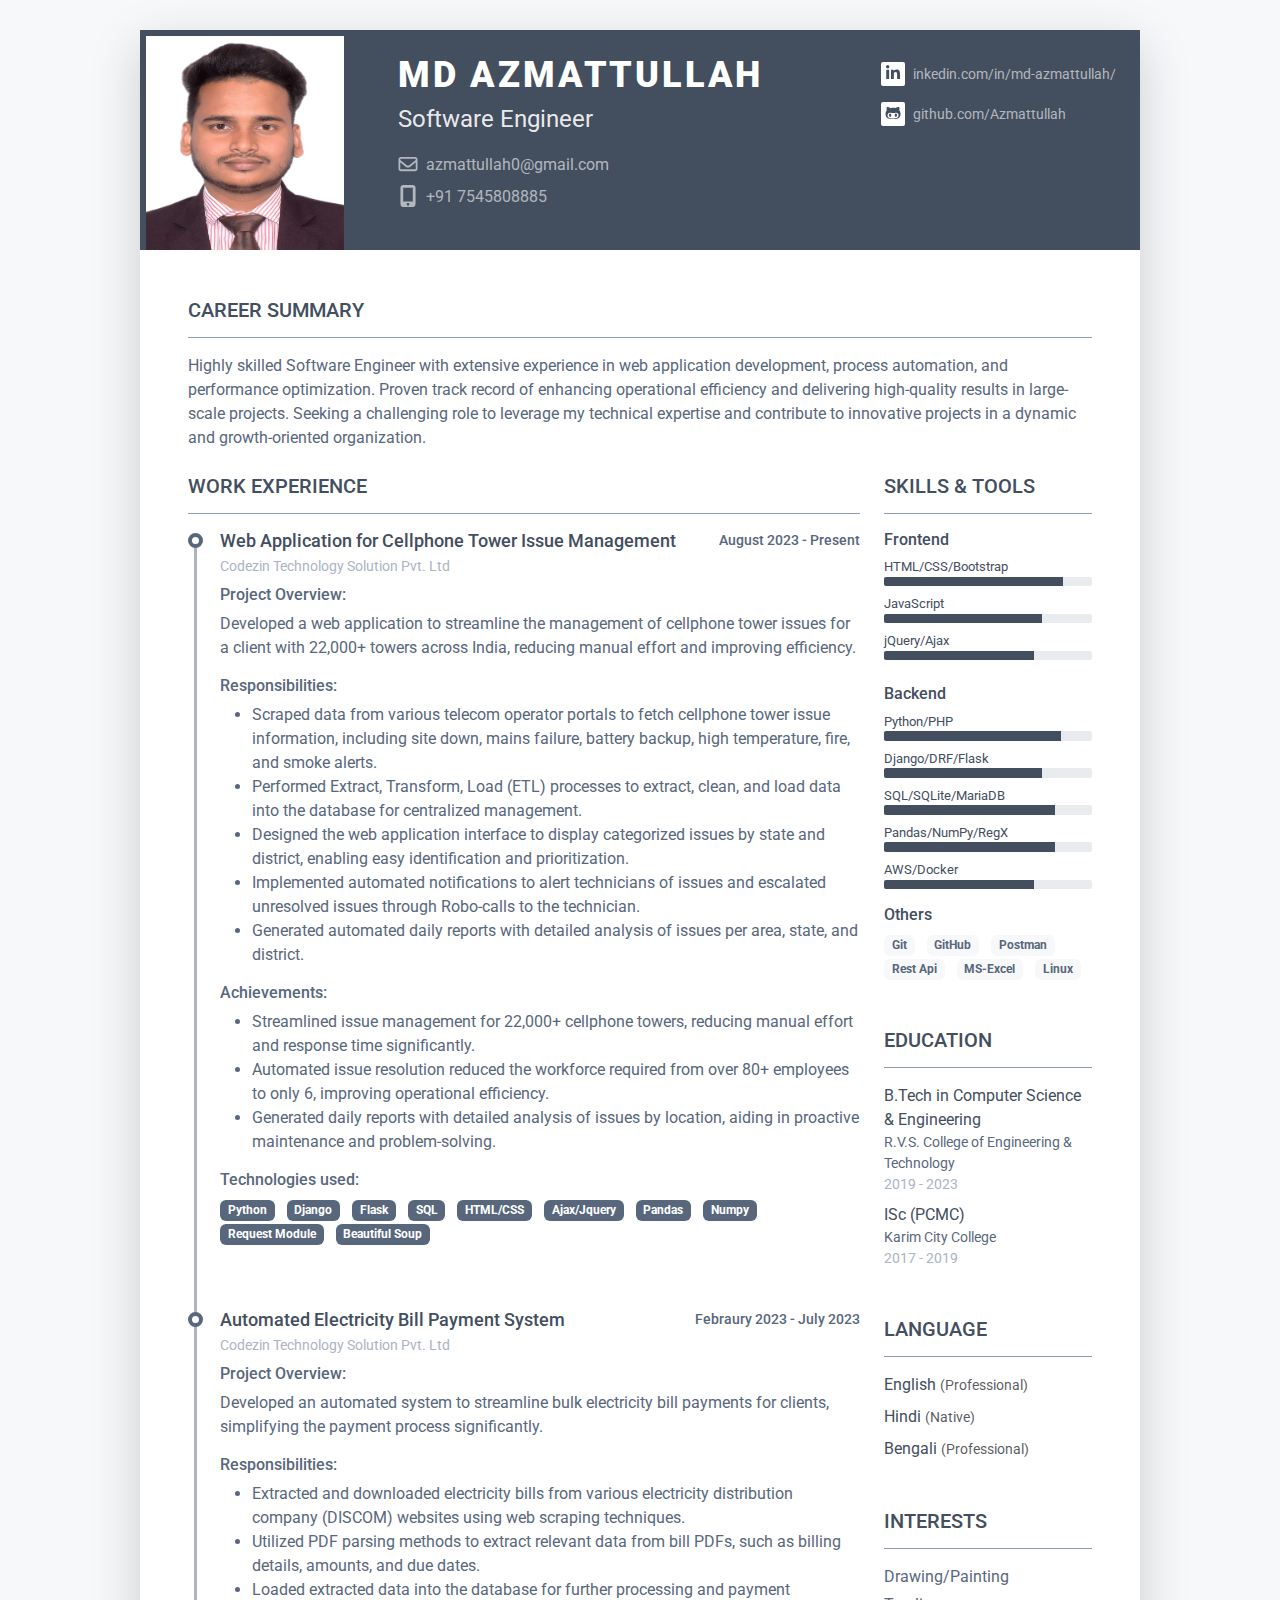
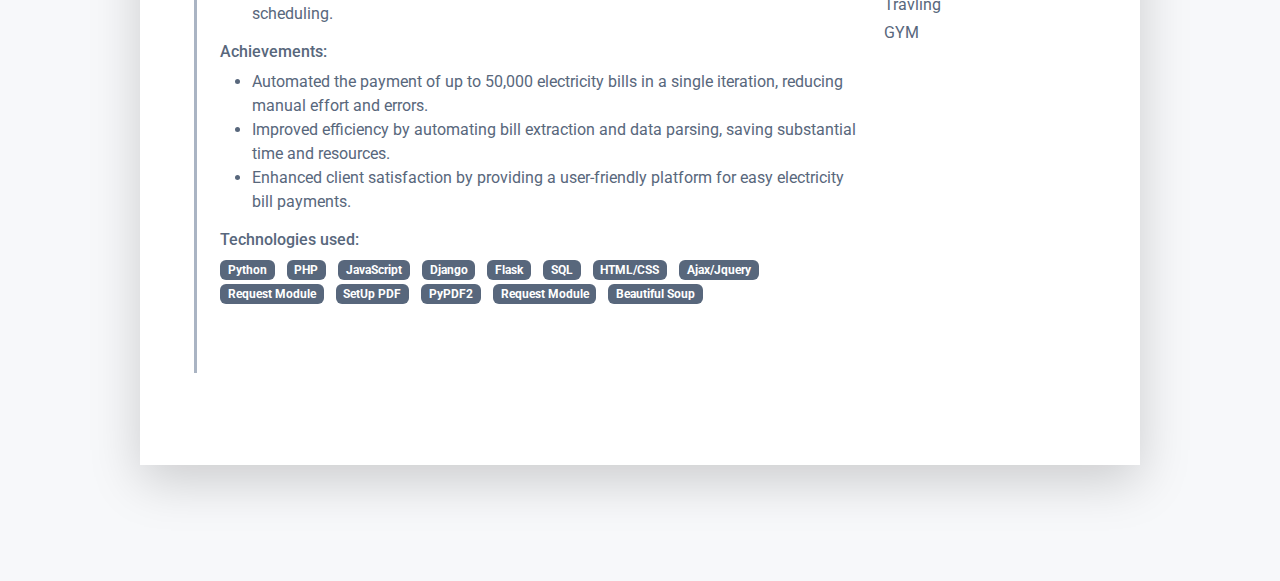
<file: index.html>
<!DOCTYPE html>
<html lang="en"> 
<head>
    <title>Md Azmattullah</title>
    
    <!-- Meta -->
    <meta charset="utf-8">
    <meta http-equiv="X-UA-Compatible" content="IE=edge">
    <meta name="viewport" content="width=device-width, initial-scale=1.0">
    <meta name="description" content="Responsive Resume Template">
    <meta name="author" content="Xiaoying Riley at 3rd Wave Media">    
    <link rel="shortcut icon" href="favicon.png"> 
    
    <!-- Google Font -->
    <link href="https://fonts.googleapis.com/css?family=Roboto:300,400,500,700,900" rel="stylesheet">
    
    <!-- FontAwesome JS-->
	<script defer src="assets/fontawesome/js/all.min.js"></script>
       
    <!-- Theme CSS -->  
    <link id="theme-style" rel="stylesheet" href="assets/css/pillar-1.css">


</head> 

<body>	

    <article class="resume-wrapper text-center position-relative">
	    <div class="resume-wrapper-inner mx-auto text-start bg-white shadow-lg">
		    <header class="resume-header pt-4 pt-md-0">
			    <div class="row">
				    <div class="col-block col-md-auto resume-picture-holder text-center text-md-start">
				        <img class="picture" src="assets/images/profile.jpeg" alt="" style="height: 226px;padding: 6px;">
				    </div><!--//col-->
				    <div class="col">
					    <div class="row p-4 justify-content-center justify-content-md-between">
						    <div class="primary-info col-auto">
							    <h1 class="name mt-0 mb-1 text-white text-uppercase text-uppercase">MD AZMATTULLAH</h1>
							    <div class="title mb-3">Software Engineer</div>
							    <ul class="list-unstyled">
								    <li class="mb-2"><a class="text-link" href="mailto:azmattullah0@gmail.com"><i class="far fa-envelope fa-fw me-2" data-fa-transform="grow-3"></i>azmattullah0@gmail.com</a></li>
								    <li><a class="text-link" href="tel:+917545808885"><i class="fas fa-mobile-alt fa-fw me-2" data-fa-transform="grow-6"></i>+91 7545808885</a></li>
							    </ul>
						    </div><!--//primary-info-->
						    <div class="secondary-info col-auto mt-2">
							    <ul class="resume-social list-unstyled">
					                <li class="mb-3"><a class="text-link" href="https://www.linkedin.com/in/md-azmattullah/"><span class="fa-container text-center me-2"><i class="fab fa-linkedin-in fa-fw"></i></span>inkedin.com/in/md-azmattullah/</a></li>
					                <li class="mb-3"><a class="text-link" href="https://github.com/Azmattullah"><span class="fa-container text-center me-2"><i class="fab fa-github-alt fa-fw"></i></span>github.com/Azmattullah</a></li>
					                <!-- <li class="mb-3"><a class="text-link" href="#"><span class="fa-container text-center me-2"><i class="fab fa-codepen fa-fw"></i></span>codepen.io/username/</a></li> -->
					                <!-- <li><a class="text-link" href="#"><span class="fa-container text-center me-2"><i class="fas fa-globe"></i></span>yourwebsite.com</a></li> -->
							    </ul>
						    </div><!--//secondary-info-->
					    </div><!--//row-->
					    
				    </div><!--//col-->
			    </div><!--//row-->
		    </header>
		    <div class="resume-body p-5">
			    <section class="resume-section summary-section mb-4">
				    <h2 class="resume-section-title text-uppercase font-weight-bold pb-3 mb-3">Career Summary</h2>
				    <div class="resume-section-content">
					    <p class="mb-0">Highly skilled Software Engineer with extensive experience in web application development, process
							automation, and performance optimization. Proven track record of enhancing operational efficiency
							and delivering high-quality results in large-scale projects. Seeking a challenging role to leverage my
							technical expertise and contribute to innovative projects in a dynamic and growth-oriented
							organization.</p>
				    </div>
			    </section><!--//summary-section-->
			    <div class="row">
				    <div class="col-lg-9">
					    <section class="resume-section experience-section mb-5">
						    <h2 class="resume-section-title text-uppercase font-weight-bold pb-3 mb-3">Work Experience</h2>
						    <div class="resume-section-content">
							    <div class="resume-timeline position-relative">
								    
									
									<article class="resume-timeline-item position-relative pb-5">
									    
									    <div class="resume-timeline-item-header mb-2">
										    <div class="d-flex flex-column flex-md-row">
										        <h3 class="resume-position-title font-weight-bold mb-1">Web Application for Cellphone Tower Issue Management</h3>
										        <div class="resume-company-name ms-auto">August 2023 - Present</div>
										    </div><!--//row-->

										    <div class="resume-position-time">Codezin Technology Solution Pvt. Ltd</div>
									    </div><!--//resume-timeline-item-header-->
									    <div class="resume-timeline-item-desc">
										    <h4 class="resume-timeline-item-desc-heading font-weight-bold">Project Overview:</h4>
										    <p>Developed a web application to streamline the management of cellphone tower issues for a client with 22,000+ towers across India, reducing manual effort and improving efficiency.</p>

												<h4 class="resume-timeline-item-desc-heading font-weight-bold">Responsibilities:</h4>
												<ul>
													<li>Scraped data from various telecom operator portals to fetch cellphone tower issue information, including site down, mains failure, battery backup, high temperature, fire, and smoke alerts.</li>
													<li>Performed Extract, Transform, Load (ETL) processes to extract, clean, and load data into the database for centralized management.</li>
													<li>Designed the web application interface to display categorized issues by state and district, enabling easy identification and prioritization.</li>
													<li>Implemented automated notifications to alert technicians of issues and escalated unresolved issues through Robo-calls to the technician.</li>
													<li>Generated automated daily reports with detailed analysis of issues per area, state, and district.</li>
												</ul>

											<h4 class="resume-timeline-item-desc-heading font-weight-bold">Achievements:</h4>
											<ul>
												<li>Streamlined issue management for 22,000+ cellphone towers, reducing manual effort and response time significantly.</li>
												<li>Automated issue resolution reduced the workforce required from over 80+ employees to only 6, improving operational efficiency.</li>
												<li>Generated daily reports with detailed analysis of issues by location, aiding in proactive maintenance and problem-solving.</li>
											</ul>
											<h4 class="resume-timeline-item-desc-heading font-weight-bold">Technologies used:</h4>
										    <ul class="list-inline">
											    <li class="list-inline-item"><span class="badge bg-secondary badge-pill">Python</span></li>
											    <li class="list-inline-item"><span class="badge bg-secondary badge-pill">Django</span></li>
												<li class="list-inline-item"><span class="badge bg-secondary badge-pill">Flask</span></li>
											    <li class="list-inline-item"><span class="badge bg-secondary badge-pill">SQL</span></li>
											    <li class="list-inline-item"><span class="badge bg-secondary badge-pill">HTML/CSS</span></li>
											    <li class="list-inline-item"><span class="badge bg-secondary badge-pill">Ajax/Jquery</span></li>
												<li class="list-inline-item"><span class="badge bg-secondary badge-pill">Pandas</span></li>
												<li class="list-inline-item"><span class="badge bg-secondary badge-pill">Numpy</span></li>
											    <li class="list-inline-item"><span class="badge bg-secondary badge-pill">Request Module</span></li>
											    <li class="list-inline-item"><span class="badge bg-secondary badge-pill">Beautiful Soup</span></li>

										    </ul>
									    </div><!--//resume-timeline-item-desc-->

								    </article><!--//resume-timeline-item-->
								
								
								
									<article class="resume-timeline-item position-relative pb-5">
									    
									    <div class="resume-timeline-item-header mb-2">
										    <div class="d-flex flex-column flex-md-row">
										        <h3 class="resume-position-title font-weight-bold mb-1">Automated Electricity Bill Payment System</h3>
										        <div class="resume-company-name ms-auto">Febraury 2023 - July 2023</div>
										    </div><!--//row-->

										    <div class="resume-position-time">Codezin Technology Solution Pvt. Ltd</div>
									    </div><!--//resume-timeline-item-header-->
									    <div class="resume-timeline-item-desc">
										    <h4 class="resume-timeline-item-desc-heading font-weight-bold">Project Overview:</h4>
										    <p>Developed an automated system to streamline bulk electricity bill payments for clients, simplifying the payment process significantly.</p>

												<h4 class="resume-timeline-item-desc-heading font-weight-bold">Responsibilities:</h4>
												<ul>
													<li>Extracted and downloaded electricity bills from various electricity distribution company (DISCOM) websites using web scraping techniques.</li>
													<li>Utilized PDF parsing methods to extract relevant data from bill PDFs, such as billing details, amounts, and due dates.</li>
													<li>Loaded extracted data into the database for further processing and payment scheduling.</li>
												</ul>

											<h4 class="resume-timeline-item-desc-heading font-weight-bold">Achievements:</h4>
											<ul>
												<li>Automated the payment of up to 50,000 electricity bills in a single iteration, reducing manual effort and errors.</li>
												<li>Improved efficiency by automating bill extraction and data parsing, saving substantial time and resources.</li>
												<li>Enhanced client satisfaction by providing a user-friendly platform for easy electricity bill payments.</li>
											</ul>
											<h4 class="resume-timeline-item-desc-heading font-weight-bold">Technologies used:</h4>
										    <ul class="list-inline">
												<!--Tool Used:Python, PHP, Beautiful Soup, Request Module, Setup PDF, PyPDF2, My SQL, HTML, CSS, Bootstrap 5, JavaScript. -->
											    <li class="list-inline-item"><span class="badge bg-secondary badge-pill">Python</span></li>
											    <li class="list-inline-item"><span class="badge bg-secondary badge-pill">PHP</span></li>
												<li class="list-inline-item"><span class="badge bg-secondary badge-pill">JavaScript</span></li>
											    <li class="list-inline-item"><span class="badge bg-secondary badge-pill">Django</span></li>
												<li class="list-inline-item"><span class="badge bg-secondary badge-pill">Flask</span></li>
											    <li class="list-inline-item"><span class="badge bg-secondary badge-pill">SQL</span></li>
											    <li class="list-inline-item"><span class="badge bg-secondary badge-pill">HTML/CSS</span></li>
											    <li class="list-inline-item"><span class="badge bg-secondary badge-pill">Ajax/Jquery</span></li>
											    <li class="list-inline-item"><span class="badge bg-secondary badge-pill">Request Module</span></li>
											    <li class="list-inline-item"><span class="badge bg-secondary badge-pill">SetUp PDF</span></li>
											    <li class="list-inline-item"><span class="badge bg-secondary badge-pill">PyPDF2</span></li>
											    <li class="list-inline-item"><span class="badge bg-secondary badge-pill">Request Module</span></li>
											    <li class="list-inline-item"><span class="badge bg-secondary badge-pill">Beautiful Soup</span></li>
										    </ul>
									    </div><!--//resume-timeline-item-desc-->

								    </article><!--//resume-timeline-item-->
								    
								    
								    
								    
							    </div><!--//resume-timeline-->
							    
							    
							    
							    
							    
							    
						    </div>
					    </section><!--//experience-section-->
				    </div>
				    <div class="col-lg-3">
					    <section class="resume-section skills-section mb-5">
						    <h2 class="resume-section-title text-uppercase font-weight-bold pb-3 mb-3">Skills &amp; Tools</h2>
						    <div class="resume-section-content">
						        <div class="resume-skill-item">
							        <h4 class="resume-skills-cat font-weight-bold">Frontend</h4>
							        <ul class="list-unstyled mb-4">
								        <li class="mb-2">
								            <div class="resume-skill-name">HTML/CSS/Bootstrap</div>
									        <div class="progress resume-progress">
											    <div class="progress-bar theme-progress-bar-dark" role="progressbar" style="width: 86%" aria-valuenow="25" aria-valuemin="0" aria-valuemax="100"></div>
											</div>
								        </li>
								        <li class="mb-2">
								            <div class="resume-skill-name">JavaScript</div>
									        <div class="progress resume-progress">
											    <div class="progress-bar theme-progress-bar-dark" role="progressbar" style="width: 76%" aria-valuenow="25" aria-valuemin="0" aria-valuemax="100"></div>
											</div>
								        </li>
								        <li class="mb-2">
								            <div class="resume-skill-name">jQuery/Ajax</div>
									        <div class="progress resume-progress">
											    <div class="progress-bar theme-progress-bar-dark" role="progressbar" style="width: 72%" aria-valuenow="25" aria-valuemin="0" aria-valuemax="100"></div>
											</div>
								        </li> 
							        </ul>
						        </div><!--//resume-skill-item-->
						        
						        <div class="resume-skill-item">
						            <h4 class="resume-skills-cat font-weight-bold">Backend</h4>
							        <ul class="list-unstyled">
								        <li class="mb-2">
								            <div class="resume-skill-name">Python/PHP</div>
									        <div class="progress resume-progress">
											    <div class="progress-bar theme-progress-bar-dark" role="progressbar" style="width: 85%" aria-valuenow="25" aria-valuemin="0" aria-valuemax="100"></div>
											</div>
								        </li>
								        <li class="mb-2">
								            <div class="resume-skill-name">Django/DRF/Flask</div>
									        <div class="progress resume-progress">
											    <div class="progress-bar theme-progress-bar-dark" role="progressbar" style="width: 76%" aria-valuenow="25" aria-valuemin="0" aria-valuemax="100"></div>
											</div>
								        </li>
										<li class="mb-2">
								            <div class="resume-skill-name">SQL/SQLite/MariaDB</div>
									        <div class="progress resume-progress">
											    <div class="progress-bar theme-progress-bar-dark" role="progressbar" style="width: 82%" aria-valuenow="25" aria-valuemin="0" aria-valuemax="100"></div>
											</div>
								        </li>
										<li class="mb-2">
								            <div class="resume-skill-name">Pandas/NumPy/RegX</div>
									        <div class="progress resume-progress">
											    <div class="progress-bar theme-progress-bar-dark" role="progressbar" style="width: 82%" aria-valuenow="25" aria-valuemin="0" aria-valuemax="100"></div>
											</div>
								        </li>
								        <li class="mb-2">
								            <div class="resume-skill-name">AWS/Docker</div>
									        <div class="progress resume-progress">
											<div class="progress-bar theme-progress-bar-dark" role="progressbar" style="width: 72%" aria-valuenow="25" aria-valuemin="0" aria-valuemax="100"></div>
											</div>
								        </li>
							        </ul>
						        </div><!--//resume-skill-item-->
						        
						        <div class="resume-skill-item">
						            <h4 class="resume-skills-cat font-weight-bold">Others</h4>
						            <ul class="list-inline">
							            <li class="list-inline-item"><span class="badge badge-light">Git</span></li>
							            <li class="list-inline-item"><span class="badge badge-light">GitHub</span></li>
							            <li class="list-inline-item"><span class="badge badge-light">Postman</span></li>
							            <li class="list-inline-item"><span class="badge badge-light">Rest Api</span></li>
							            <li class="list-inline-item"><span class="badge badge-light">MS-Excel</span></li>
							            <li class="list-inline-item"><span class="badge badge-light">Linux</span></li>
						            </ul>
						        </div><!--//resume-skill-item-->
						    </div><!--resume-section-content-->
					    </section><!-	-//skills-section-->
					    <section class="resume-section education-section mb-5">
						    <h2 class="resume-section-title text-uppercase font-weight-bold pb-3 mb-3">Education</h2>
						    <div class="resume-section-content">
							    <ul class="list-unstyled">
								    <li class="mb-2">
								        <div class="resume-degree font-weight-bold">B.Tech in Computer Science & Engineering</div>
								        <div class="resume-degree-org">R.V.S. College of Engineering & Technology</div>
								        <div class="resume-degree-time">2019 - 2023</div>
								    </li>
								    <li>
								        <div class="resume-degree font-weight-bold">ISc (PCMC)</div>
								        <div class="resume-degree-org">Karim City College</div>
								        <div class="resume-degree-time">2017 - 2019</div>
								    </li>
							    </ul>
						    </div>
					    </section><!--//education-section-->
					    <!-- <section class="resume-section reference-section mb-5">
						    <h2 class="resume-section-title text-uppercase font-weight-bold pb-3 mb-3">Awards</h2>
						    <div class="resume-section-content">
							    <ul class="list-unstyled resume-awards-list">
								    <li class="mb-2 ps-4 position-relative">
								        <i class="resume-award-icon fas fa-trophy position-absolute" data-fa-transform="shrink-2"></i>
								        <div class="resume-award-name">Award Name Lorem</div>
								        <div class="resume-award-desc">Award desc goes here, ultricies nec, pellentesque eu, pretium quis, sem. Nulla consequat massa quis enim. Donec pede justo.</div>
								    </li>
								    <li class="mb-0 ps-4 position-relative">
								        <i class="resume-award-icon fas fa-trophy position-absolute" data-fa-transform="shrink-2"></i>
								        <div class="resume-award-name">Award Name Ipsum</div>
								        <div class="resume-award-desc">Award desc goes here, ultricies nec, pellentesque.</div>
								    </li>
							    </ul>
						    </div>
					    </section> --><!--//interests-section-->
					    <section class="resume-section language-section mb-5">
						    <h2 class="resume-section-title text-uppercase font-weight-bold pb-3 mb-3">Language</h2>
						    <div class="resume-section-content">
							    <ul class="list-unstyled resume-lang-list">
								    <li class="mb-2"><span class="resume-lang-name font-weight-bold">English</span> <small class="text-muted font-weight-normal">(Professional)</small></li>
								    <li class="mb-2 align-middle"><span class="resume-lang-name font-weight-bold">Hindi</span> <small class="text-muted font-weight-normal">(Native)</small></li>
								    <li><span class="resume-lang-name font-weight-bold">Bengali</span> <small class="text-muted font-weight-normal">(Professional)</small></li>
							    </ul>
						    </div>
					    </section><!--//language-section-->
					    <section class="resume-section interests-section mb-5">
						    <h2 class="resume-section-title text-uppercase font-weight-bold pb-3 mb-3">Interests</h2>
						    <div class="resume-section-content">
							    <ul class="list-unstyled">
								    <li class="mb-1">Drawing/Painting</li>
								    <li class="mb-1">Travling</li>
								    <li class="mb-1">GYM</li>
							    </ul>
						    </div>
					    </section><!--//interests-section-->
					    
				    </div>
			    </div><!--//row-->
		    </div><!--//resume-body-->
		    
		    
	    </div>
    </article> 

    
    <footer class="footer text-center pt-2 pb-5">
	    <!--/* This template is free as long as you keep the footer attribution link. If you'd like to use the template without the attribution link, you can buy the commercial license via our website: themes.3rdwavemedia.com Thank you for your support. :) */-->
        <!-- <small class="copyright">Designed with <span class="sr-only">love</span><i class="fas fa-heart"></i> by <a href="http://themes.3rdwavemedia.com" target="_blank">Xiaoying Riley</a> for developers</small> -->
    </footer>

    

</body>
</html>
</file>
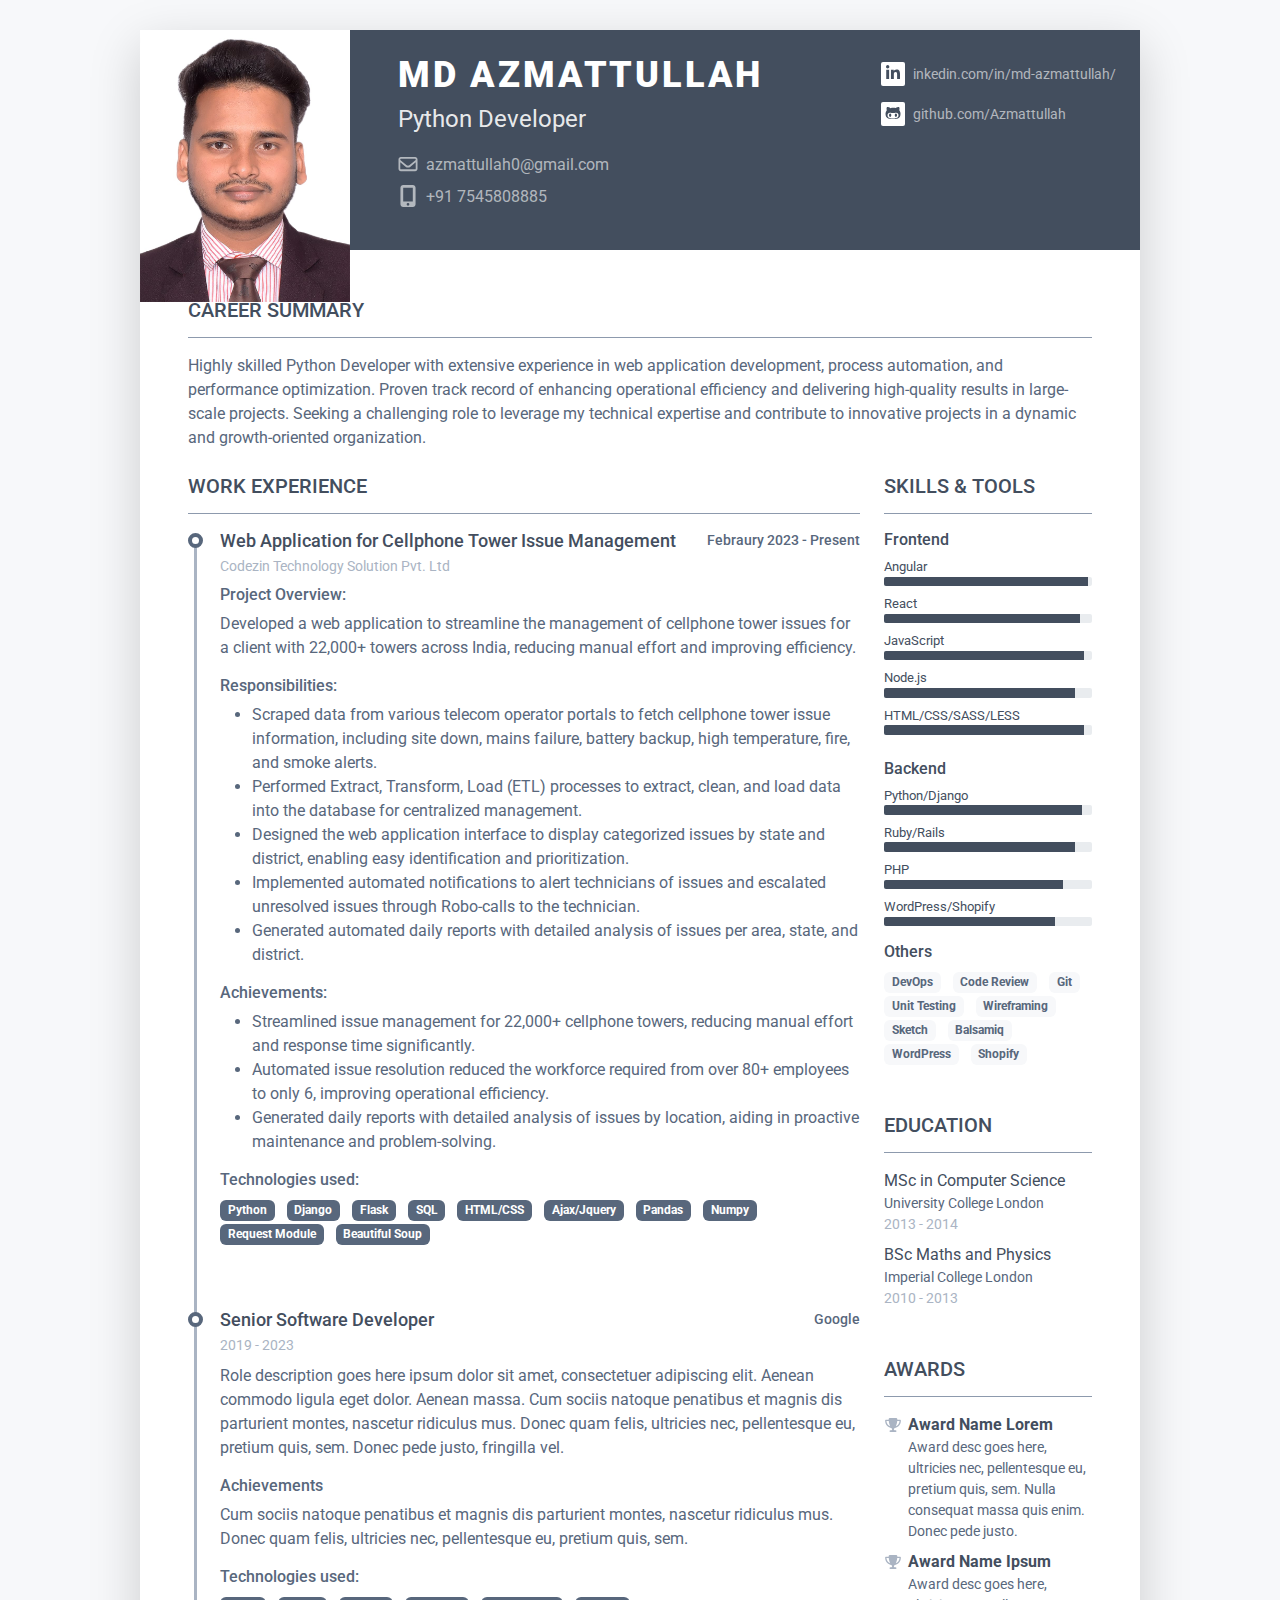
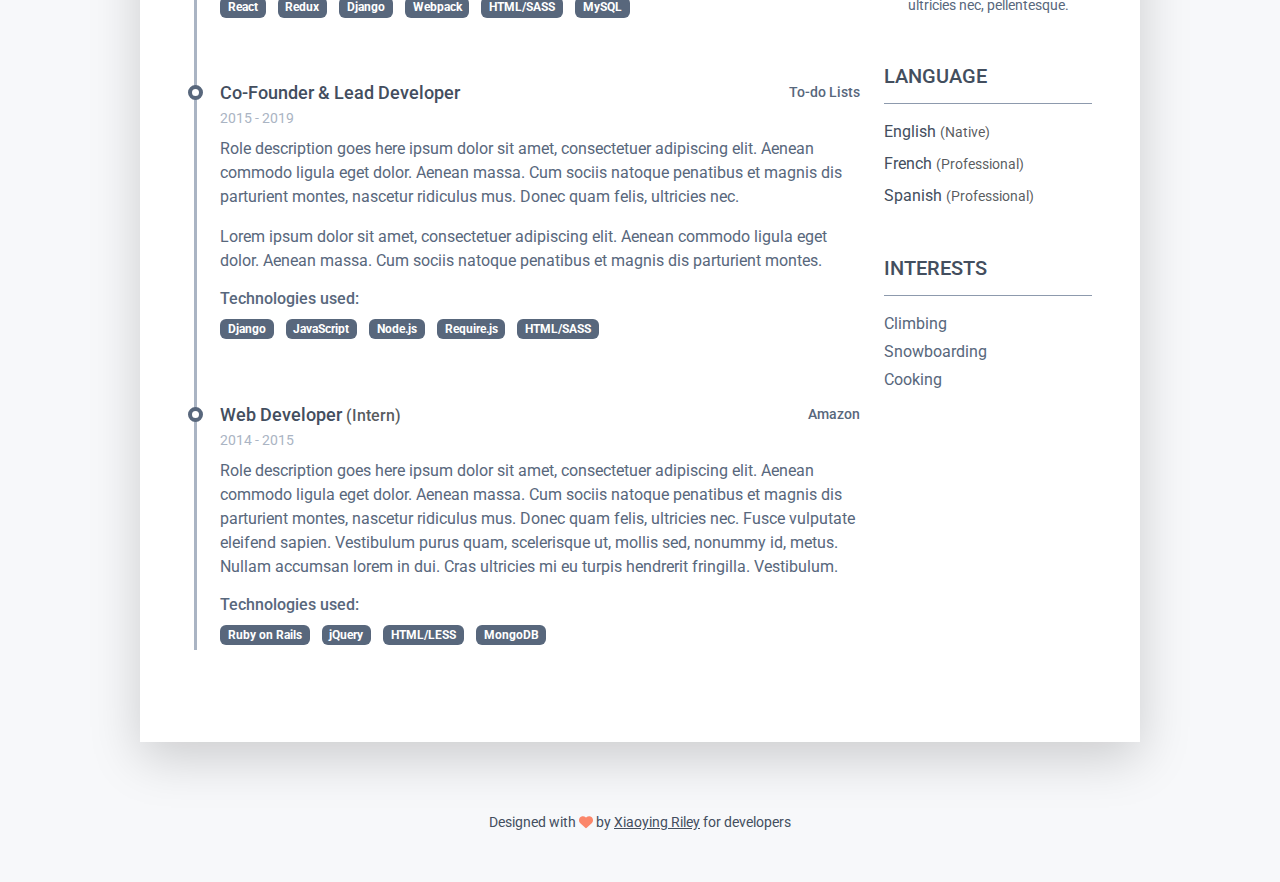
<file: index copy.html>
<!DOCTYPE html>
<html lang="en"> 
<head>
    <title>Md Azmattullah</title>
    
    <!-- Meta -->
    <meta charset="utf-8">
    <meta http-equiv="X-UA-Compatible" content="IE=edge">
    <meta name="viewport" content="width=device-width, initial-scale=1.0">
    <meta name="description" content="Responsive Resume Template">
    <meta name="author" content="Xiaoying Riley at 3rd Wave Media">    
    <link rel="shortcut icon" href="favicon.ico"> 
    
    <!-- Google Font -->
    <link href="https://fonts.googleapis.com/css?family=Roboto:300,400,500,700,900" rel="stylesheet">
    
    <!-- FontAwesome JS-->
	<script defer src="assets/fontawesome/js/all.min.js"></script>
       
    <!-- Theme CSS -->  
    <link id="theme-style" rel="stylesheet" href="assets/css/pillar-1.css">


</head> 

<body>	

    <article class="resume-wrapper text-center position-relative">
	    <div class="resume-wrapper-inner mx-auto text-start bg-white shadow-lg">
		    <header class="resume-header pt-4 pt-md-0">
			    <div class="row">
				    <div class="col-block col-md-auto resume-picture-holder text-center text-md-start">
				        <img class="picture" src="assets/images/profile.jpeg" alt="">
				    </div><!--//col-->
				    <div class="col">
					    <div class="row p-4 justify-content-center justify-content-md-between">
						    <div class="primary-info col-auto">
							    <h1 class="name mt-0 mb-1 text-white text-uppercase text-uppercase">MD AZMATTULLAH</h1>
							    <div class="title mb-3">Python Developer</div>
							    <ul class="list-unstyled">
								    <li class="mb-2"><a class="text-link" href="mailto:azmattullah0@gmail.com"><i class="far fa-envelope fa-fw me-2" data-fa-transform="grow-3"></i>azmattullah0@gmail.com</a></li>
								    <li><a class="text-link" href="tel:+917545808885"><i class="fas fa-mobile-alt fa-fw me-2" data-fa-transform="grow-6"></i>+91 7545808885</a></li>
							    </ul>
						    </div><!--//primary-info-->
						    <div class="secondary-info col-auto mt-2">
							    <ul class="resume-social list-unstyled">
					                <li class="mb-3"><a class="text-link" href="https://www.linkedin.com/in/md-azmattullah/"><span class="fa-container text-center me-2"><i class="fab fa-linkedin-in fa-fw"></i></span>inkedin.com/in/md-azmattullah/</a></li>
					                <li class="mb-3"><a class="text-link" href="https://github.com/Azmattullah"><span class="fa-container text-center me-2"><i class="fab fa-github-alt fa-fw"></i></span>github.com/Azmattullah</a></li>
					                <!-- <li class="mb-3"><a class="text-link" href="#"><span class="fa-container text-center me-2"><i class="fab fa-codepen fa-fw"></i></span>codepen.io/username/</a></li> -->
					                <!-- <li><a class="text-link" href="#"><span class="fa-container text-center me-2"><i class="fas fa-globe"></i></span>yourwebsite.com</a></li> -->
							    </ul>
						    </div><!--//secondary-info-->
					    </div><!--//row-->
					    
				    </div><!--//col-->
			    </div><!--//row-->
		    </header>
		    <div class="resume-body p-5">
			    <section class="resume-section summary-section mb-4">
				    <h2 class="resume-section-title text-uppercase font-weight-bold pb-3 mb-3">Career Summary</h2>
				    <div class="resume-section-content">
					    <p class="mb-0">Highly skilled Python Developer with extensive experience in web application development, process
							automation, and performance optimization. Proven track record of enhancing operational efficiency
							and delivering high-quality results in large-scale projects. Seeking a challenging role to leverage my
							technical expertise and contribute to innovative projects in a dynamic and growth-oriented
							organization.</p>
				    </div>
			    </section><!--//summary-section-->
			    <div class="row">
				    <div class="col-lg-9">
					    <section class="resume-section experience-section mb-5">
						    <h2 class="resume-section-title text-uppercase font-weight-bold pb-3 mb-3">Work Experience</h2>
						    <div class="resume-section-content">
							    <div class="resume-timeline position-relative">
								    <article class="resume-timeline-item position-relative pb-5">
									    
									    <div class="resume-timeline-item-header mb-2">
										    <div class="d-flex flex-column flex-md-row">
										        <h3 class="resume-position-title font-weight-bold mb-1">Web Application for Cellphone Tower Issue Management</h3>
										        <div class="resume-company-name ms-auto">Febraury 2023 - Present</div>
										    </div><!--//row-->

										    <div class="resume-position-time">Codezin Technology Solution Pvt. Ltd</div>
									    </div><!--//resume-timeline-item-header-->
									    <div class="resume-timeline-item-desc">
										    <h4 class="resume-timeline-item-desc-heading font-weight-bold">Project Overview:</h4>
										    <p>Developed a web application to streamline the management of cellphone tower issues for a client with 22,000+ towers across India, reducing manual effort and improving efficiency.</p>

												<h4 class="resume-timeline-item-desc-heading font-weight-bold">Responsibilities:</h4>
												<ul>
													<li>Scraped data from various telecom operator portals to fetch cellphone tower issue information, including site down, mains failure, battery backup, high temperature, fire, and smoke alerts.</li>
													<li>Performed Extract, Transform, Load (ETL) processes to extract, clean, and load data into the database for centralized management.</li>
													<li>Designed the web application interface to display categorized issues by state and district, enabling easy identification and prioritization.</li>
													<li>Implemented automated notifications to alert technicians of issues and escalated unresolved issues through Robo-calls to the technician.</li>
													<li>Generated automated daily reports with detailed analysis of issues per area, state, and district.</li>
												</ul>

											<h4 class="resume-timeline-item-desc-heading font-weight-bold">Achievements:</h4>
											<ul>
												<li>Streamlined issue management for 22,000+ cellphone towers, reducing manual effort and response time significantly.</li>
												<li>Automated issue resolution reduced the workforce required from over 80+ employees to only 6, improving operational efficiency.</li>
												<li>Generated daily reports with detailed analysis of issues by location, aiding in proactive maintenance and problem-solving.</li>
											</ul>
											<h4 class="resume-timeline-item-desc-heading font-weight-bold">Technologies used:</h4>
										    <ul class="list-inline">
											    <li class="list-inline-item"><span class="badge bg-secondary badge-pill">Python</span></li>
											    <li class="list-inline-item"><span class="badge bg-secondary badge-pill">Django</span></li>
												<li class="list-inline-item"><span class="badge bg-secondary badge-pill">Flask</span></li>
											    <li class="list-inline-item"><span class="badge bg-secondary badge-pill">SQL</span></li>
											    <li class="list-inline-item"><span class="badge bg-secondary badge-pill">HTML/CSS</span></li>
											    <li class="list-inline-item"><span class="badge bg-secondary badge-pill">Ajax/Jquery</span></li>
												<li class="list-inline-item"><span class="badge bg-secondary badge-pill">Pandas</span></li>
												<li class="list-inline-item"><span class="badge bg-secondary badge-pill">Numpy</span></li>
											    <li class="list-inline-item"><span class="badge bg-secondary badge-pill">Request Module</span></li>
											    <li class="list-inline-item"><span class="badge bg-secondary badge-pill">Beautiful Soup</span></li>

										    </ul>
									    </div><!--//resume-timeline-item-desc-->

								    </article><!--//resume-timeline-item-->
								    
								    <article class="resume-timeline-item position-relative pb-5">
									    
									    <div class="resume-timeline-item-header mb-2">
										    <div class="d-flex flex-column flex-md-row">
										        <h3 class="resume-position-title font-weight-bold mb-1">Senior Software Developer</h3>
										        <div class="resume-company-name ms-auto">Google</div>
										    </div><!--//row-->
										    <div class="resume-position-time">2019 - 2023</div>
									    </div><!--//resume-timeline-item-header-->
									    <div class="resume-timeline-item-desc">
										    <p>Role description goes here ipsum dolor sit amet, consectetuer adipiscing elit. Aenean commodo ligula eget dolor. Aenean massa. Cum sociis natoque penatibus et magnis dis parturient montes, nascetur ridiculus mus. Donec quam felis, ultricies nec, pellentesque eu, pretium quis, sem. Donec pede justo, fringilla vel.</p>
										    <h4 class="resume-timeline-item-desc-heading font-weight-bold">Achievements</h4>
										    <p>Cum sociis natoque penatibus et magnis dis parturient montes, nascetur ridiculus mus. Donec quam felis, ultricies nec, pellentesque eu, pretium quis, sem.</p>
										    <h4 class="resume-timeline-item-desc-heading font-weight-bold">Technologies used:</h4>
										    <ul class="list-inline">
											    <li class="list-inline-item"><span class="badge bg-secondary badge-pill">React</span></li>
											    <li class="list-inline-item"><span class="badge bg-secondary badge-pill">Redux</span></li>
											    <li class="list-inline-item"><span class="badge bg-secondary badge-pill">Django</span></li>
											    <li class="list-inline-item"><span class="badge bg-secondary badge-pill">Webpack</span></li>
											    <li class="list-inline-item"><span class="badge bg-secondary badge-pill">HTML/SASS</span></li>
											    <li class="list-inline-item"><span class="badge bg-secondary badge-pill">MySQL</span></li>
										    </ul>
									    </div><!--//resume-timeline-item-desc-->

								    </article><!--//resume-timeline-item-->
								    
								    <article class="resume-timeline-item position-relative pb-5">
									    
									    <div class="resume-timeline-item-header mb-2">
										    <div class="d-flex flex-column flex-md-row">
										        <h3 class="resume-position-title font-weight-bold mb-1">Co-Founder & Lead Developer</h3>
										        <div class="resume-company-name ms-auto">To-do Lists</div>
										    </div><!--//row-->
										    <div class="resume-position-time">2015 - 2019</div>
									    </div><!--//resume-timeline-item-header-->
									    <div class="resume-timeline-item-desc">
										    <p>Role description goes here ipsum dolor sit amet, consectetuer adipiscing elit. Aenean commodo ligula eget dolor. Aenean massa. Cum sociis natoque penatibus et magnis dis parturient montes, nascetur ridiculus mus. Donec quam felis, ultricies nec.</p>
										    <p>Lorem ipsum dolor sit amet, consectetuer adipiscing elit. Aenean commodo ligula eget dolor. Aenean massa. Cum sociis natoque penatibus et magnis dis parturient montes.</p>
										    <h4 class="resume-timeline-item-desc-heading font-weight-bold">Technologies used:</h4>
										    <ul class="list-inline">
											    <li class="list-inline-item"><span class="badge bg-secondary badge-pill">Django</span></li>
											    <li class="list-inline-item"><span class="badge bg-secondary badge-pill">JavaScript</span></li>
											    <li class="list-inline-item"><span class="badge bg-secondary badge-pill">Node.js</span></li>
											    <li class="list-inline-item"><span class="badge bg-secondary badge-pill">Require.js</span></li>
											    <li class="list-inline-item"><span class="badge bg-secondary badge-pill">HTML/SASS</span></li>
										    </ul>
									    </div><!--//resume-timeline-item-desc-->

								    </article><!--//resume-timeline-item-->
								    
								    <article class="resume-timeline-item position-relative">
									    
									    <div class="resume-timeline-item-header mb-2">
										    <div class="d-flex flex-column flex-md-row">
										        <h3 class="resume-position-title font-weight-bold mb-1">Web Developer <small class="text-muted">(Intern)</small></h3>
										        <div class="resume-company-name ms-auto">Amazon</div>
										    </div><!--//row-->
										    <div class="resume-position-time">2014 - 2015</div>
									    </div><!--//resume-timeline-item-header-->
									    <div class="resume-timeline-item-desc">
										    <p>Role description goes here ipsum dolor sit amet, consectetuer adipiscing elit. Aenean commodo ligula eget dolor. Aenean massa. Cum sociis natoque penatibus et magnis dis parturient montes, nascetur ridiculus mus. Donec quam felis, ultricies nec. Fusce vulputate eleifend sapien. Vestibulum purus quam, scelerisque ut, mollis sed, nonummy id, metus. Nullam accumsan lorem in dui. Cras ultricies mi eu turpis hendrerit fringilla. Vestibulum.</p>
										    <h4 class="resume-timeline-item-desc-heading font-weight-bold">Technologies used:</h4>
										    <ul class="list-inline">
											    <li class="list-inline-item"><span class="badge bg-secondary badge-pill">Ruby on Rails</span></li>
											    <li class="list-inline-item"><span class="badge bg-secondary badge-pill">jQuery</span></li>
											    <li class="list-inline-item"><span class="badge bg-secondary badge-pill">HTML/LESS</span></li>
											    <li class="list-inline-item"><span class="badge bg-secondary badge-pill">MongoDB</span></li>
										    </ul>
									    </div><!--//resume-timeline-item-desc-->

								    </article><!--//resume-timeline-item-->
								    
								    
							    </div><!--//resume-timeline-->
							    
							    
							    
							    
							    
							    
						    </div>
					    </section><!--//experience-section-->
				    </div>
				    <div class="col-lg-3">
					    <section class="resume-section skills-section mb-5">
						    <h2 class="resume-section-title text-uppercase font-weight-bold pb-3 mb-3">Skills &amp; Tools</h2>
						    <div class="resume-section-content">
						        <div class="resume-skill-item">
							        <h4 class="resume-skills-cat font-weight-bold">Frontend</h4>
							        <ul class="list-unstyled mb-4">
								        <li class="mb-2">
								            <div class="resume-skill-name">Angular</div>
									        <div class="progress resume-progress">
											    <div class="progress-bar theme-progress-bar-dark" role="progressbar" style="width: 98%" aria-valuenow="25" aria-valuemin="0" aria-valuemax="100"></div>
											</div>
								        </li>
								        <li class="mb-2">
								            <div class="resume-skill-name">React</div>
									        <div class="progress resume-progress">
											    <div class="progress-bar theme-progress-bar-dark" role="progressbar" style="width: 94%" aria-valuenow="25" aria-valuemin="0" aria-valuemax="100"></div>
											</div>
								        </li>
								        <li class="mb-2">
								            <div class="resume-skill-name">JavaScript</div>
									        <div class="progress resume-progress">
											    <div class="progress-bar theme-progress-bar-dark" role="progressbar" style="width: 96%" aria-valuenow="25" aria-valuemin="0" aria-valuemax="100"></div>
											</div>
								        </li>
								        
								        <li class="mb-2">
								            <div class="resume-skill-name">Node.js</div>
									        <div class="progress resume-progress">
											    <div class="progress-bar theme-progress-bar-dark" role="progressbar" style="width: 92%" aria-valuenow="25" aria-valuemin="0" aria-valuemax="100"></div>
											</div>
								        </li>
								        <li class="mb-2">
								            <div class="resume-skill-name">HTML/CSS/SASS/LESS</div>
									        <div class="progress resume-progress">
											    <div class="progress-bar theme-progress-bar-dark" role="progressbar" style="width: 96%" aria-valuenow="25" aria-valuemin="0" aria-valuemax="100"></div>
											</div>
								        </li>
							        </ul>
						        </div><!--//resume-skill-item-->
						        
						        <div class="resume-skill-item">
						            <h4 class="resume-skills-cat font-weight-bold">Backend</h4>
							        <ul class="list-unstyled">
								        <li class="mb-2">
								            <div class="resume-skill-name">Python/Django</div>
									        <div class="progress resume-progress">
											    <div class="progress-bar theme-progress-bar-dark" role="progressbar" style="width: 95%" aria-valuenow="25" aria-valuemin="0" aria-valuemax="100"></div>
											</div>
								        </li>
								        <li class="mb-2">
								            <div class="resume-skill-name">Ruby/Rails</div>
									        <div class="progress resume-progress">
											    <div class="progress-bar theme-progress-bar-dark" role="progressbar" style="width: 92%" aria-valuenow="25" aria-valuemin="0" aria-valuemax="100"></div>
											</div>
								        </li>
								        <li class="mb-2">
								            <div class="resume-skill-name">PHP</div>
									        <div class="progress resume-progress">
											    <div class="progress-bar theme-progress-bar-dark" role="progressbar" style="width: 86%" aria-valuenow="25" aria-valuemin="0" aria-valuemax="100"></div>
											</div>
								        </li>
								        <li class="mb-2">
								            <div class="resume-skill-name">WordPress/Shopify</div>
									        <div class="progress resume-progress">
											    <div class="progress-bar theme-progress-bar-dark" role="progressbar" style="width: 82%" aria-valuenow="25" aria-valuemin="0" aria-valuemax="100"></div>
											</div>
								        </li>
							        </ul>
						        </div><!--//resume-skill-item-->
						        
						        <div class="resume-skill-item">
						            <h4 class="resume-skills-cat font-weight-bold">Others</h4>
						            <ul class="list-inline">
							            <li class="list-inline-item"><span class="badge badge-light">DevOps</span></li>
							            <li class="list-inline-item"><span class="badge badge-light">Code Review</span></li>
							            <li class="list-inline-item"><span class="badge badge-light">Git</span></li>
							            <li class="list-inline-item"><span class="badge badge-light">Unit Testing</span></li>
							            <li class="list-inline-item"><span class="badge badge-light">Wireframing</span></li>
							            <li class="list-inline-item"><span class="badge badge-light">Sketch</span></li>
							            <li class="list-inline-item"><span class="badge badge-light">Balsamiq</span></li>
							            <li class="list-inline-item"><span class="badge badge-light">WordPress</span></li>
							            <li class="list-inline-item"><span class="badge badge-light">Shopify</span></li>
						            </ul>
						        </div><!--//resume-skill-item-->
						    </div><!--resume-section-content-->
					    </section><!--//skills-section-->
					    <section class="resume-section education-section mb-5">
						    <h2 class="resume-section-title text-uppercase font-weight-bold pb-3 mb-3">Education</h2>
						    <div class="resume-section-content">
							    <ul class="list-unstyled">
								    <li class="mb-2">
								        <div class="resume-degree font-weight-bold">MSc in Computer Science</div>
								        <div class="resume-degree-org">University College London</div>
								        <div class="resume-degree-time">2013 - 2014</div>
								    </li>
								    <li>
								        <div class="resume-degree font-weight-bold">BSc Maths and Physics</div>
								        <div class="resume-degree-org">Imperial College London</div>
								        <div class="resume-degree-time">2010 - 2013</div>
								    </li>
							    </ul>
						    </div>
					    </section><!--//education-section-->
					    <section class="resume-section reference-section mb-5">
						    <h2 class="resume-section-title text-uppercase font-weight-bold pb-3 mb-3">Awards</h2>
						    <div class="resume-section-content">
							    <ul class="list-unstyled resume-awards-list">
								    <li class="mb-2 ps-4 position-relative">
								        <i class="resume-award-icon fas fa-trophy position-absolute" data-fa-transform="shrink-2"></i>
								        <div class="resume-award-name">Award Name Lorem</div>
								        <div class="resume-award-desc">Award desc goes here, ultricies nec, pellentesque eu, pretium quis, sem. Nulla consequat massa quis enim. Donec pede justo.</div>
								    </li>
								    <li class="mb-0 ps-4 position-relative">
								        <i class="resume-award-icon fas fa-trophy position-absolute" data-fa-transform="shrink-2"></i>
								        <div class="resume-award-name">Award Name Ipsum</div>
								        <div class="resume-award-desc">Award desc goes here, ultricies nec, pellentesque.</div>
								    </li>
							    </ul>
						    </div>
					    </section><!--//interests-section-->
					    <section class="resume-section language-section mb-5">
						    <h2 class="resume-section-title text-uppercase font-weight-bold pb-3 mb-3">Language</h2>
						    <div class="resume-section-content">
							    <ul class="list-unstyled resume-lang-list">
								    <li class="mb-2"><span class="resume-lang-name font-weight-bold">English</span> <small class="text-muted font-weight-normal">(Native)</small></li>
								    <li class="mb-2 align-middle"><span class="resume-lang-name font-weight-bold">French</span> <small class="text-muted font-weight-normal">(Professional)</small></li>
								    <li><span class="resume-lang-name font-weight-bold">Spanish</span> <small class="text-muted font-weight-normal">(Professional)</small></li>
							    </ul>
						    </div>
					    </section><!--//language-section-->
					    <section class="resume-section interests-section mb-5">
						    <h2 class="resume-section-title text-uppercase font-weight-bold pb-3 mb-3">Interests</h2>
						    <div class="resume-section-content">
							    <ul class="list-unstyled">
								    <li class="mb-1">Climbing</li>
								    <li class="mb-1">Snowboarding</li>
								    <li class="mb-1">Cooking</li>
							    </ul>
						    </div>
					    </section><!--//interests-section-->
					    
				    </div>
			    </div><!--//row-->
		    </div><!--//resume-body-->
		    
		    
	    </div>
    </article> 

    
    <footer class="footer text-center pt-2 pb-5">
	    <!--/* This template is free as long as you keep the footer attribution link. If you'd like to use the template without the attribution link, you can buy the commercial license via our website: themes.3rdwavemedia.com Thank you for your support. :) */-->
        <small class="copyright">Designed with <span class="sr-only">love</span><i class="fas fa-heart"></i> by <a href="http://themes.3rdwavemedia.com" target="_blank">Xiaoying Riley</a> for developers</small>
    </footer>

    

</body>
</html>
</file>
